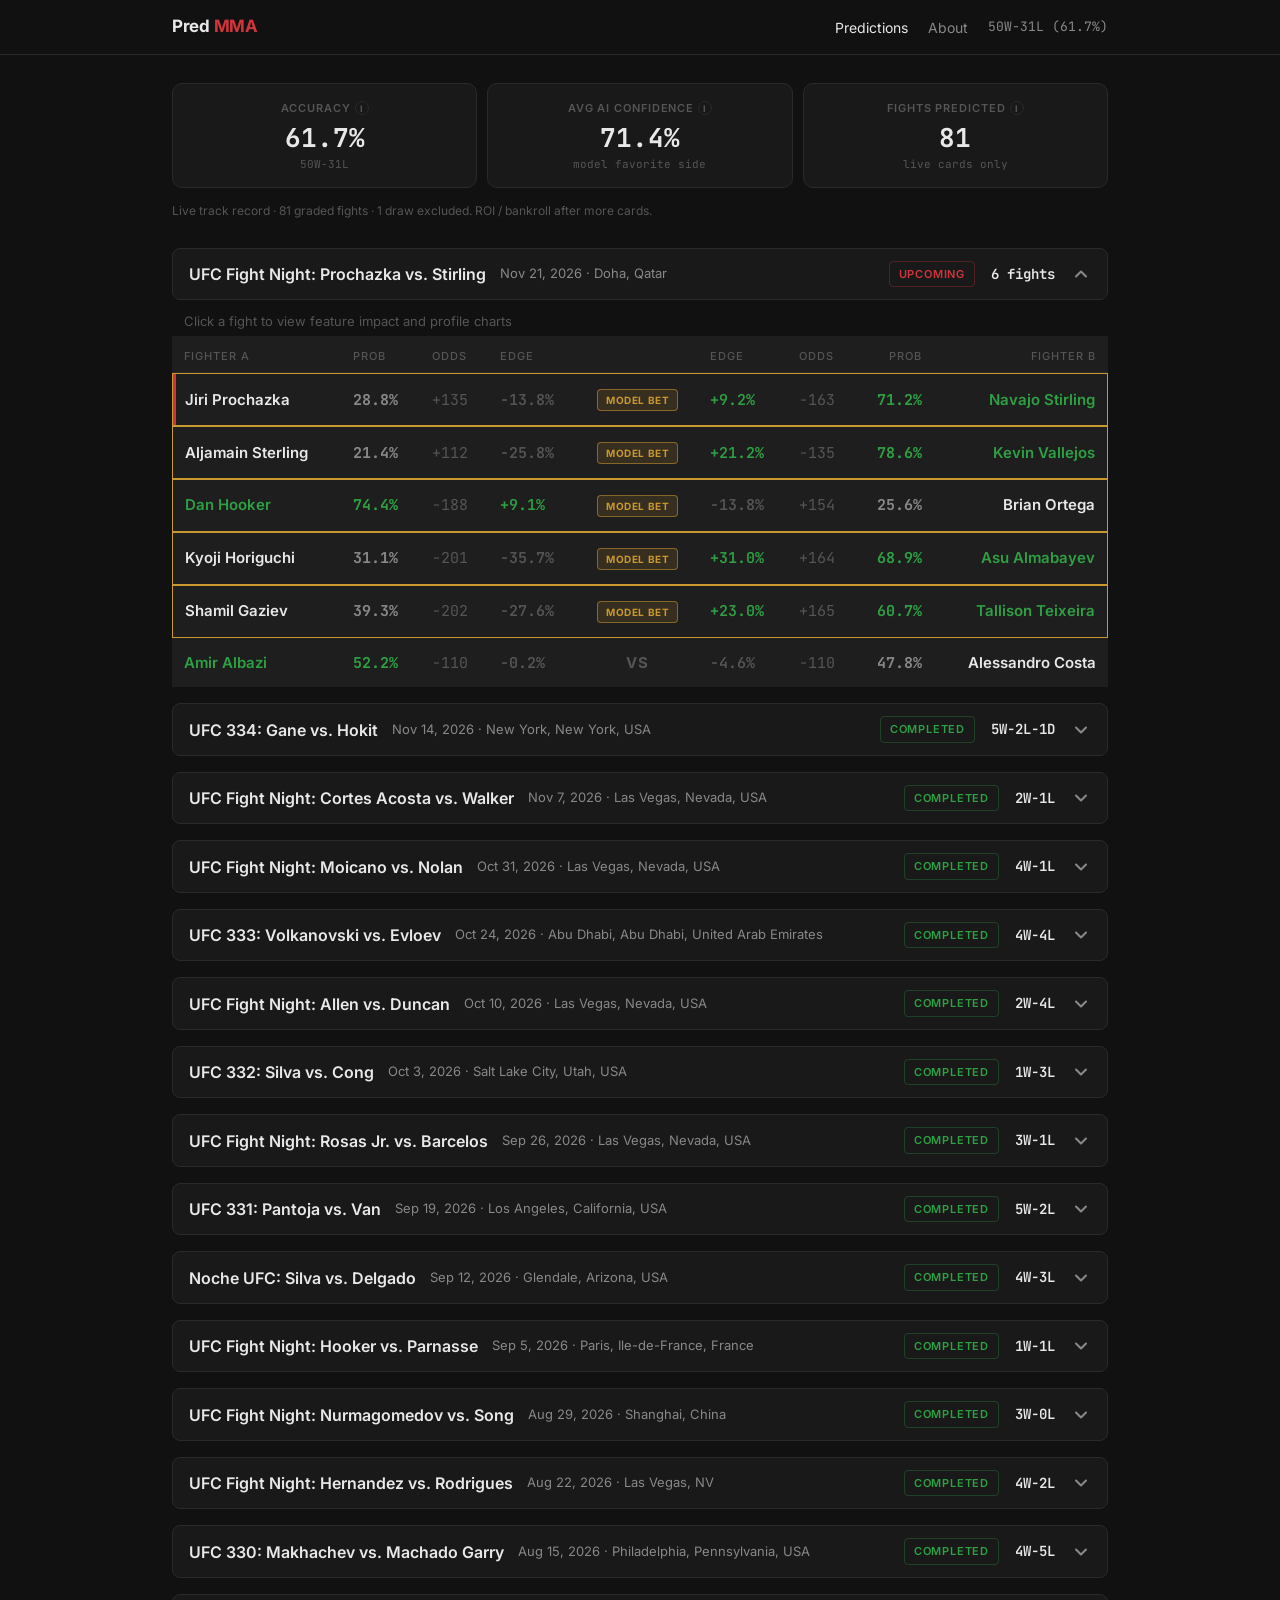
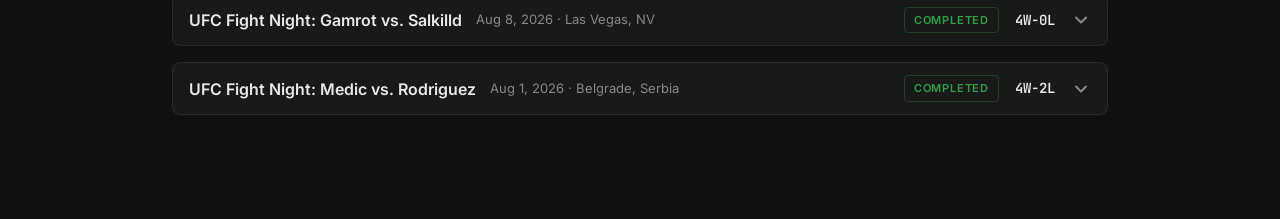
<file: index.html>
<!DOCTYPE html>
<html lang="en">
<head>
  <meta charset="UTF-8">
  <meta name="viewport" content="width=device-width, initial-scale=1.0">
  <title>Pred MMA</title>
  <meta name="description" content="ML-driven MMA fight predictions with win probabilities and betting edges.">
  <link rel="preconnect" href="https://fonts.googleapis.com">
  <link rel="preconnect" href="https://fonts.gstatic.com" crossorigin>
  <link href="https://fonts.googleapis.com/css2?family=Inter:wght@400;500;600;700&family=JetBrains+Mono:wght@400;500;600;700&display=swap" rel="stylesheet">
  <link rel="stylesheet" href="style.css?v=23">
</head>
<body>
  <nav>
    <div class="nav-inner">
      <div class="site-name">Pred <span>MMA</span></div>
      <div class="nav-right">
        <a href="index.html" class="nav-link active">Predictions</a>
        <a href="about.html" class="nav-link">About</a>
        <span class="nav-record" id="nav-record"></span>
      </div>
    </div>
  </nav>

  <div class="container">
    <section class="dash" id="dash" aria-label="Live track record">
      <div class="kpi-strip" id="kpi-strip"></div>
      <p class="dash-footnote" id="dash-footnote"></p>
    </section>

    <div id="app"></div>
  </div>

  <script src="script.js?v=23"></script>
</body>
</html>
</file>
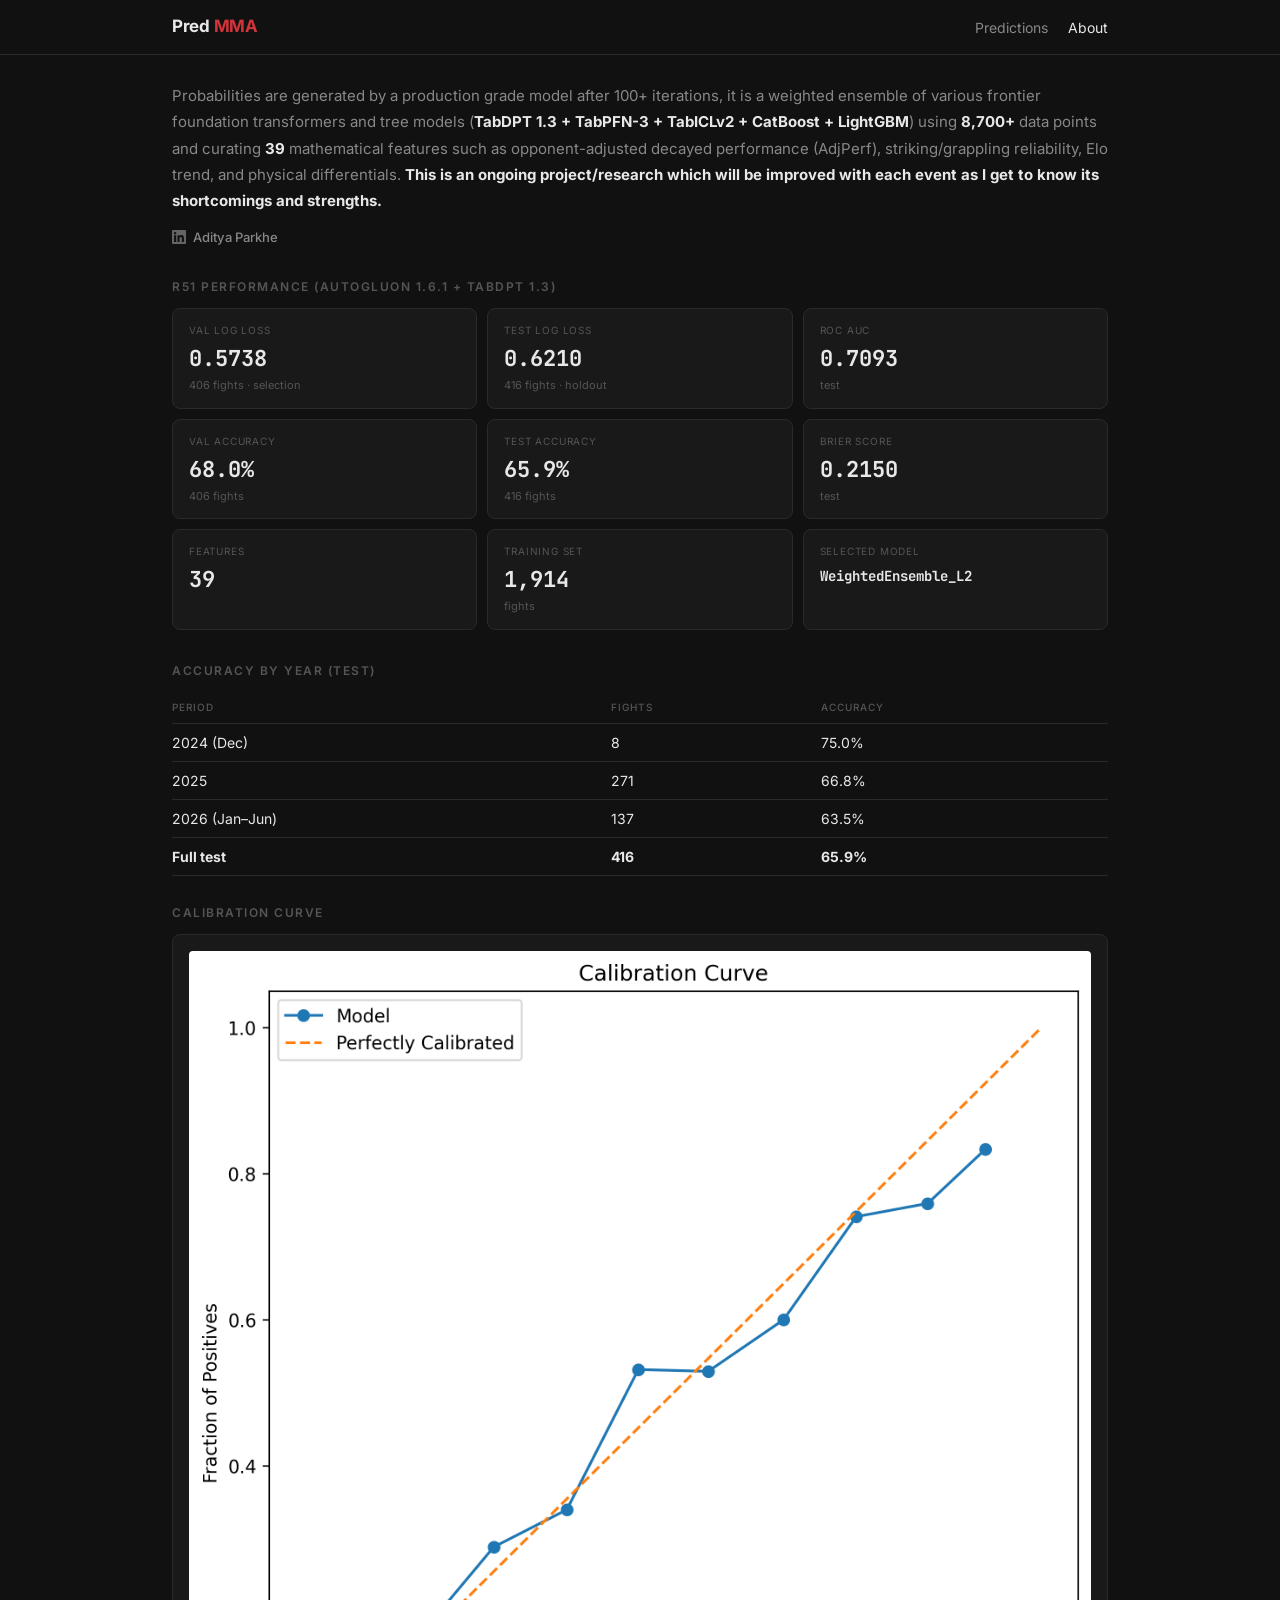
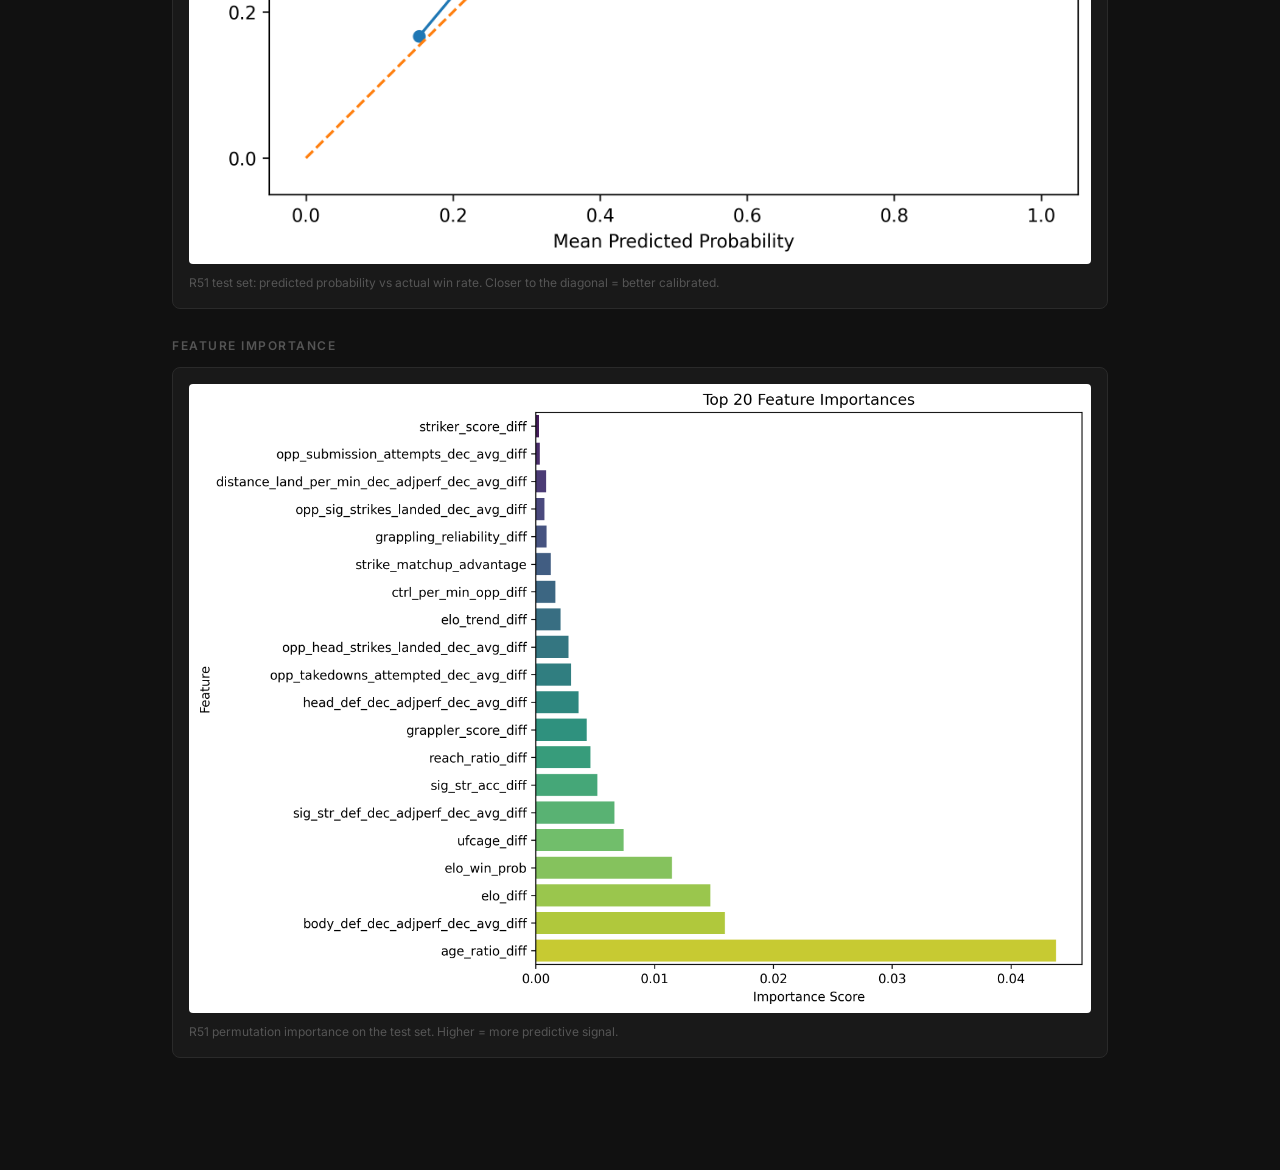
<file: about.html>
<!DOCTYPE html>
<html lang="en">

<head>
  <meta charset="UTF-8">
  <meta name="viewport" content="width=device-width, initial-scale=1.0">
  <title>About — Pred MMA</title>
  <link rel="preconnect" href="https://fonts.googleapis.com">
  <link rel="preconnect" href="https://fonts.gstatic.com" crossorigin>
  <link
    href="https://fonts.googleapis.com/css2?family=Inter:wght@400;500;600;700&family=JetBrains+Mono:wght@400;500;600;700&display=swap"
    rel="stylesheet">
  <link rel="stylesheet" href="style.css">
</head>

<body>
  <nav>
    <div class="nav-inner">
      <div class="site-name">Pred <span>MMA</span></div>
      <div class="nav-right">
        <a href="index.html" class="nav-link">Predictions</a>
        <a href="about.html" class="nav-link active">About</a>
      </div>
    </div>
  </nav>

  <div class="container">

    <p class="about-text">
      Probabilities are generated by a production grade model after 100+ iterations,
      it is a weighted ensemble of various frontier foundation transformers and tree models
      (<strong>TabDPT 1.3 + TabPFN-3 + TabICLv2 + CatBoost + LightGBM</strong>) using <strong>8,700+</strong> data points
      and curating <strong>39</strong> mathematical features such as opponent-adjusted decayed performance (AdjPerf), striking/grappling reliability,
      Elo trend, and physical differentials. <strong>This is an ongoing project/research which will be improved with
      each event as I get to know its shortcomings and strengths.</strong>
    </p>
    <p class="about-byline">
      <a class="about-linkedin" href="https://www.linkedin.com/in/aditya-parkhe-667a9824a/" target="_blank" rel="noopener noreferrer">
        <svg class="about-linkedin-icon" viewBox="0 0 24 24" aria-hidden="true">
          <path fill="currentColor" d="M20.45 20.45h-3.55v-5.57c0-1.33-.03-3.04-1.85-3.04-1.85 0-2.14 1.45-2.14 2.94v5.67H9.35V9h3.41v1.56h.05c.48-.9 1.64-1.85 3.37-1.85 3.6 0 4.27 2.37 4.27 5.46v6.28zM5.34 7.43a2.06 2.06 0 1 1 0-4.12 2.06 2.06 0 0 1 0 4.12zM7.12 20.45H3.56V9h3.56v11.45zM22.23 0H1.77C.79 0 0 .77 0 1.73v20.54C0 23.23.79 24 1.77 24h20.46c.98 0 1.77-.77 1.77-1.73V1.73C24 .77 23.21 0 22.23 0z"/>
        </svg>
        Aditya Parkhe
      </a>
    </p>

    <h2 class="section-label">R51 Performance (AutoGluon 1.6.1 + TabDPT 1.3)</h2>
    <div class="metrics-grid">
      <div class="metric-card">
        <div class="metric-label">Val Log Loss</div>
        <div class="metric-value">0.5738</div>
        <div class="metric-sub">406 fights · selection</div>
      </div>
      <div class="metric-card">
        <div class="metric-label">Test Log Loss</div>
        <div class="metric-value">0.6210</div>
        <div class="metric-sub">416 fights · holdout</div>
      </div>
      <div class="metric-card">
        <div class="metric-label">ROC AUC</div>
        <div class="metric-value">0.7093</div>
        <div class="metric-sub">test</div>
      </div>
      <div class="metric-card">
        <div class="metric-label">Val Accuracy</div>
        <div class="metric-value">68.0%</div>
        <div class="metric-sub">406 fights</div>
      </div>
      <div class="metric-card">
        <div class="metric-label">Test Accuracy</div>
        <div class="metric-value">65.9%</div>
        <div class="metric-sub">416 fights</div>
      </div>
      <div class="metric-card">
        <div class="metric-label">Brier Score</div>
        <div class="metric-value">0.2150</div>
        <div class="metric-sub">test</div>
      </div>
      <div class="metric-card">
        <div class="metric-label">Features</div>
        <div class="metric-value">39</div>
      </div>
      <div class="metric-card">
        <div class="metric-label">Training Set</div>
        <div class="metric-value">1,914</div>
        <div class="metric-sub">fights</div>
      </div>
      <div class="metric-card">
        <div class="metric-label">Selected Model</div>
        <div class="metric-value" style="font-size:14px;line-height:1.3;padding-top:4px">WeightedEnsemble_L2</div>
      </div>
    </div>

    <h2 class="section-label">Accuracy by Year (Test)</h2>
    <table class="about-table">
      <thead>
        <tr>
          <th>Period</th>
          <th>Fights</th>
          <th>Accuracy</th>
        </tr>
      </thead>
      <tbody>
        <tr>
          <td>2024 (Dec)</td>
          <td>8</td>
          <td>75.0%</td>
        </tr>
        <tr>
          <td>2025</td>
          <td>271</td>
          <td>66.8%</td>
        </tr>
        <tr>
          <td>2026 (Jan–Jun)</td>
          <td>137</td>
          <td>63.5%</td>
        </tr>
        <tr>
          <td><strong>Full test</strong></td>
          <td><strong>416</strong></td>
          <td><strong>65.9%</strong></td>
        </tr>
      </tbody>
    </table>

    <h2 class="section-label">Calibration Curve</h2>
    <div class="chart-card">
      <img src="calibration_curve.png?v=r51" alt="Calibration curve" class="chart-img">
      <p class="chart-caption">R51 test set: predicted probability vs actual win rate. Closer to the diagonal = better calibrated.</p>
    </div>

    <h2 class="section-label">Feature Importance</h2>
    <div class="chart-card">
      <img src="feature_importance.png?v=r51" alt="Feature importance" class="chart-img">
      <p class="chart-caption">R51 permutation importance on the test set. Higher = more predictive signal.</p>
    </div>


  </div>
</body>

</html>
</file>
<file: style.css>
:root {
  --bg: #111;
  --bg-card: #191919;
  --bg-row: #1e1e1e;
  --bg-row-hover: #252525;
  --red: #d1343b;
  --green: #2ea043;
  --gold: #c9982e;
  --text: #e8e8e8;
  --text-dim: #888;
  --text-faint: #555;
  --border: #2a2a2a;
  --font: 'Inter', system-ui, sans-serif;
  --mono: 'JetBrains Mono', monospace;
}

* { margin: 0; padding: 0; box-sizing: border-box; }
body {
  font-family: var(--font);
  background: var(--bg);
  color: var(--text);
  line-height: 1.5;
}

/* NAV */
nav {
  border-bottom: 1px solid var(--border);
}
.nav-inner {
  max-width: 980px;
  margin: 0 auto;
  padding: 0 22px;
  height: 54px;
  display: flex;
  align-items: center;
  gap: 32px;
}
.site-name {
  font-size: 17px;
  font-weight: 700;
  letter-spacing: -0.3px;
  white-space: nowrap;
}
.site-name span { color: var(--red); }

.nav-right {
  display: flex;
  align-items: center;
  gap: 20px;
  margin-left: auto;
}

.nav-link {
  font-size: 14px;
  color: var(--text-dim);
  text-decoration: none;
  transition: color 0.15s;
}
.nav-link:hover { color: var(--text); }
.nav-link.active { color: var(--text); }

.nav-record {
  font-size: 13px;
  color: var(--text-dim);
  font-family: var(--mono);
  white-space: nowrap;
}

/* CONTAINER */
.container {
  max-width: 980px;
  margin: 0 auto;
  padding: 28px 22px 88px;
}

/* DASHBOARD (AI Cage–style KPIs) */
.dash {
  margin-bottom: 28px;
}

.kpi-strip {
  display: grid;
  grid-template-columns: repeat(3, 1fr);
  gap: 10px;
  margin-bottom: 14px;
}

.kpi-card {
  background: var(--bg-card);
  border: 1px solid var(--border);
  border-radius: 10px;
  padding: 16px 14px 14px;
  text-align: center;
  min-width: 0;
}
.kpi-label {
  font-size: 11px;
  font-weight: 600;
  text-transform: uppercase;
  letter-spacing: 0.9px;
  color: var(--text-faint);
  margin-bottom: 6px;
  display: flex;
  align-items: center;
  justify-content: center;
  gap: 4px;
}
.kpi-tip {
  display: inline-flex;
  align-items: center;
  justify-content: center;
  width: 14px;
  height: 14px;
  border-radius: 50%;
  border: 1px solid var(--border);
  font-size: 9px;
  color: var(--text-faint);
  cursor: help;
  font-weight: 700;
  position: relative;
}
.kpi-tip:hover::after,
.kpi-tip:focus::after {
  content: attr(data-tip);
  position: absolute;
  bottom: calc(100% + 8px);
  left: 50%;
  transform: translateX(-50%);
  background: #0d0d0d;
  border: 1px solid var(--border);
  color: var(--text-dim);
  font-size: 11px;
  font-weight: 400;
  letter-spacing: 0;
  text-transform: none;
  padding: 8px 10px;
  border-radius: 6px;
  width: 200px;
  z-index: 20;
  line-height: 1.4;
  box-shadow: 0 8px 24px rgba(0,0,0,0.45);
  pointer-events: none;
}
.kpi-value {
  font-family: var(--mono);
  font-size: 26px;
  font-weight: 700;
  color: var(--text);
  line-height: 1.15;
  word-break: break-word;
}
.kpi-value.pos { color: var(--green); }
.kpi-value.neg { color: var(--red); }
.kpi-value.muted { color: var(--text-dim); font-size: 20px; }
.kpi-meta {
  font-size: 11px;
  color: var(--text-faint);
  margin-top: 4px;
  font-family: var(--mono);
}

.dash-charts {
  display: grid;
  grid-template-columns: 1fr 1fr;
  gap: 12px;
}

.dash-card {
  background: var(--bg-card);
  border: 1px solid var(--border);
  border-radius: 10px;
  padding: 14px 14px 10px;
  min-width: 0;
}
.dash-card-head {
  display: flex;
  flex-wrap: wrap;
  align-items: baseline;
  justify-content: space-between;
  gap: 6px 12px;
  margin-bottom: 8px;
}
.dash-title {
  font-size: 13px;
  font-weight: 600;
  color: var(--text);
}
.dash-sub {
  font-size: 11px;
  color: var(--text-faint);
}
.dash-canvas-wrap {
  position: relative;
  height: 180px;
}
.dash-footnote {
  font-size: 12px;
  color: var(--text-faint);
  margin-top: 10px;
  line-height: 1.5;
}

@media (max-width: 800px) {
  .kpi-strip { grid-template-columns: repeat(3, 1fr); }
  .dash-charts { grid-template-columns: 1fr; }
}
@media (max-width: 480px) {
  .kpi-strip { grid-template-columns: repeat(2, 1fr); }
  .kpi-value { font-size: 18px; }
}

/* EVENT */
.event { margin-bottom: 16px; }

.event-header {
  display: flex;
  justify-content: space-between;
  align-items: center;
  padding: 12px 16px;
  background: var(--bg-card);
  border: 1px solid var(--border);
  border-radius: 8px;
  cursor: pointer;
  user-select: none;
  transition: background 0.15s;
}
.event-header:hover { background: #1f1f1f; }

.event-left { display: flex; align-items: center; gap: 14px; }

.event-title { font-size: 16px; font-weight: 600; }
.event-date { font-size: 13px; color: var(--text-dim); }

.event-right { display: flex; align-items: center; gap: 16px; }

.tag {
  font-size: 11px;
  font-weight: 600;
  text-transform: uppercase;
  letter-spacing: 0.8px;
  padding: 4px 9px;
  border-radius: 4px;
}
.tag-upcoming { color: var(--red); border: 1px solid rgba(209,52,59,0.3); }
.tag-completed { color: var(--green); border: 1px solid rgba(46,160,67,0.3); }

.record { font-family: var(--mono); font-size: 14px; font-weight: 600; }

.arrow {
  width: 20px;
  height: 20px;
  stroke: var(--text-dim);
  transition: transform 0.25s ease;
}
.event.open .arrow { transform: rotate(180deg); }

/* FIGHTS TABLE */
.fights {
  overflow: hidden;
  max-height: 0;
  transition: max-height 0.35s ease;
}

.fights-table {
  width: 100%;
  border-collapse: separate;
  border-spacing: 0;
  margin-top: 4px;
}

.fights-table th {
  font-size: 11px;
  text-transform: uppercase;
  letter-spacing: 1px;
  color: var(--text-faint);
  font-weight: 500;
  padding: 12px 12px 8px;
  text-align: left;
  border-bottom: 1px solid var(--border);
}
.fights-table th.r { text-align: right; }
.fights-table th.c { text-align: center; }

.fights-table td {
  padding: 14px 12px;
  border-bottom: 1px solid var(--border);
  font-size: 15px;
  vertical-align: middle;
}

.fights-table tr:last-child td { border-bottom: none; }
.fights-table tr { background: var(--bg-row); transition: background 0.1s; }
.fights-table tr:hover { background: var(--bg-row-hover); }
.fights-table tr.main-event td:first-child {
  box-shadow: inset 3px 0 0 var(--red);
}
.fights-table tr.edge-pick > td {
  border-top: 1px solid var(--gold);
  border-bottom: 1px solid var(--gold);
}
.fights-table tr.edge-pick > td:first-child {
  border-left: 1px solid var(--gold);
}
.fights-table tr.edge-pick > td:last-child {
  border-right: 1px solid var(--gold);
}
.fights-table tr.edge-pick:last-child > td {
  border-bottom: 1px solid var(--gold);
}
.fights-table tr.main-event.edge-pick > td:first-child {
  box-shadow: inset 3px 0 0 var(--red);
}

.fname { font-weight: 600; font-size: 15px; }
.fname.pick { color: var(--green); }

.prob { font-family: var(--mono); font-weight: 700; font-size: 16px; }
.prob.high { color: var(--green); }
.prob.low { color: var(--text-dim); }

.odds { font-family: var(--mono); font-size: 13px; color: var(--text-faint); }

.edge { font-family: var(--mono); font-size: 13px; font-weight: 600; }
.edge.pos { color: var(--green); }
.edge.neg { color: var(--text-faint); }

.result-w { color: var(--green); font-weight: 700; font-size: 12px; }
.result-l { color: var(--red); font-weight: 700; font-size: 12px; }
.result-d { color: var(--gold); font-weight: 700; font-size: 12px; }

.vs {
  text-align: center;
  font-size: 11px;
  font-weight: 700;
  color: var(--text-faint);
  letter-spacing: 1px;
}

.bet-badge {
  display: inline-block;
  font-size: 10px;
  font-weight: 700;
  letter-spacing: 0.6px;
  text-transform: uppercase;
  padding: 4px 8px;
  border-radius: 4px;
  white-space: nowrap;
  line-height: 1.2;
  vertical-align: middle;
}
.bet-win {
  color: var(--green);
  border: 1px solid rgba(46, 160, 67, 0.45);
  background: rgba(46, 160, 67, 0.12);
}
.bet-loss {
  color: var(--red);
  border: 1px solid rgba(209, 52, 59, 0.45);
  background: rgba(209, 52, 59, 0.12);
}
.bet-nobet {
  color: var(--text-faint);
  border: 1px solid var(--border);
  background: rgba(255, 255, 255, 0.03);
}
.bet-bet {
  color: var(--gold);
  border: 1px solid rgba(201, 152, 46, 0.55);
  background: rgba(201, 152, 46, 0.14);
}

/* CLICKABLE FIGHT + INLINE VIZ (upcoming) */
.fights-hint {
  font-size: 13px;
  color: var(--text-faint);
  padding: 12px 12px 0;
  margin: 0;
}

.fight-row.clickable {
  cursor: pointer;
}
.fight-row.clickable:hover { background: var(--bg-row-hover); }
.fight-row.clickable.open {
  background: #252525;
  box-shadow: inset 3px 0 0 var(--gold);
}

.fight-detail td {
  padding: 0 !important;
  border-bottom: none;
  background: var(--bg);
  vertical-align: top;
}
.fight-detail.is-open td {
  border-bottom: 1px solid var(--border);
}

/* Smooth expand/collapse (works on open AND close) */
.viz-collapse {
  display: grid;
  grid-template-rows: 0fr;
  opacity: 0;
  transition: grid-template-rows 0.35s ease, opacity 0.28s ease;
}
.viz-collapse.is-open {
  grid-template-rows: 1fr;
  opacity: 1;
}
.viz-collapse-inner {
  overflow: hidden;
  min-height: 0;
}

.viz-panel {
  padding: 14px 12px 12px;
}

.viz-empty {
  font-size: 13px;
  color: var(--text-dim);
  padding: 16px;
  background: var(--bg-card);
  border: 1px dashed var(--border);
  border-radius: 8px;
  margin: 0;
}

.viz-tabs {
  display: flex;
  flex-wrap: wrap;
  gap: 6px;
  margin-bottom: 12px;
}
.viz-tab {
  font-family: var(--font);
  font-size: 13px;
  font-weight: 600;
  letter-spacing: 0.2px;
  color: var(--text-dim);
  background: transparent;
  border: 1px solid var(--border);
  border-radius: 999px;
  padding: 7px 16px;
  cursor: pointer;
  transition: color 0.15s, background 0.15s, border-color 0.15s;
}
.viz-tab:hover {
  color: var(--text);
  border-color: #3a3a3a;
}
.viz-tab.active {
  color: var(--text);
  background: #222;
  border-color: #3a3a3a;
  box-shadow: inset 0 0 0 1px rgba(201, 152, 46, 0.35);
}

.viz-pane { display: none; }
.viz-pane.active { display: block; }

.viz-stage {
  /* Light paper so original chart text stays crisp (no PNG darkify) */
  background: #f4f4f5;
  border: 1px solid #2a2a2a;
  border-radius: 12px;
  padding: 14px 16px;
  overflow: hidden;
  min-height: 240px;
  display: flex;
  align-items: center;
  justify-content: center;
}
.viz-img {
  display: block;
  width: 100%;
  max-height: 620px;
  height: auto;
  object-fit: contain;
  border-radius: 6px;
  background: #ffffff;
}
.viz-caption {
  font-size: 13px;
  color: var(--text-dim);
  margin: 12px 2px 0;
  line-height: 1.45;
}
.viz-fallback {
  display: none;
  font-size: 12px;
  color: var(--text-faint);
  margin: 0;
  padding: 24px;
}
.viz-pane.missing .viz-img { display: none; }
.viz-pane.missing .viz-fallback { display: block; }

@media (max-width: 640px) {
  .viz-img { max-height: 400px; }
  .viz-tab { padding: 6px 14px; font-size: 12px; }
}

/* ABOUT PAGE */
.about-text {
  font-size: 15px;
  color: var(--text-dim);
  line-height: 1.75;
  max-width: none;
  margin-bottom: 24px;
}
.about-text strong { color: var(--text); }
.about-byline {
  margin: -12px 0 28px;
}
.about-linkedin {
  display: inline-flex;
  align-items: center;
  gap: 7px;
  font-size: 13px;
  font-weight: 500;
  color: var(--text-dim);
  text-decoration: none;
  letter-spacing: 0.1px;
  transition: color 0.15s;
}
.about-linkedin:hover { color: var(--text); }
.about-linkedin-icon {
  width: 14px;
  height: 14px;
  flex-shrink: 0;
  opacity: 0.7;
}
.about-linkedin:hover .about-linkedin-icon { opacity: 1; }
.dimmed { font-size: 12px; color: var(--text-faint); }

.section-label {
  font-size: 12px;
  text-transform: uppercase;
  letter-spacing: 1.5px;
  color: var(--text-faint);
  font-weight: 600;
  margin-bottom: 12px;
  margin-top: 28px;
}

/* METRICS GRID */
.metrics-grid {
  display: grid;
  grid-template-columns: repeat(3, 1fr);
  gap: 10px;
  margin-bottom: 32px;
}

.metric-card {
  background: var(--bg-card);
  border: 1px solid var(--border);
  border-radius: 8px;
  padding: 14px 16px;
}

.metric-label {
  font-size: 10px;
  text-transform: uppercase;
  letter-spacing: 0.8px;
  color: var(--text-faint);
  margin-bottom: 4px;
}

.metric-value {
  font-family: var(--mono);
  font-size: 22px;
  font-weight: 700;
  color: var(--text);
}

.metric-sub {
  font-size: 11px;
  color: var(--text-faint);
  margin-top: 2px;
}

/* CHARTS */
.chart-card {
  background: var(--bg-card);
  border: 1px solid var(--border);
  border-radius: 8px;
  padding: 16px;
  margin-bottom: 24px;
  max-width: 100%;
  overflow: hidden;
}

.chart-img {
  display: block;
  max-width: 100%;
  width: 100%;
  height: auto;
  border-radius: 4px;
}

.chart-caption {
  font-size: 12px;
  color: var(--text-faint);
  margin-top: 10px;
}

/* ABOUT TABLE */
.about-table {
  max-width: 100%;
  width: 100%;
  border-collapse: collapse;
  margin-bottom: 24px;
}
.about-table th {
  font-size: 10px;
  text-transform: uppercase;
  letter-spacing: 1px;
  color: var(--text-faint);
  font-weight: 500;
  padding: 8px 16px 8px 0;
  text-align: left;
  border-bottom: 1px solid var(--border);
}
.about-table td {
  padding: 8px 16px 8px 0;
  font-size: 14px;
  border-bottom: 1px solid var(--border);
}

/* RESPONSIVE */
@media (max-width: 640px) {
  .fights-table th.hide-sm,
  .fights-table td.hide-sm { display: none; }
  .event-title { font-size: 14px; }
  .fights-table td { padding: 12px 8px; font-size: 14px; }
  .prob { font-size: 14px; }
  .metrics-grid { grid-template-columns: repeat(2, 1fr); }
  .chart-card { max-width: 100%; }
}
</file>
